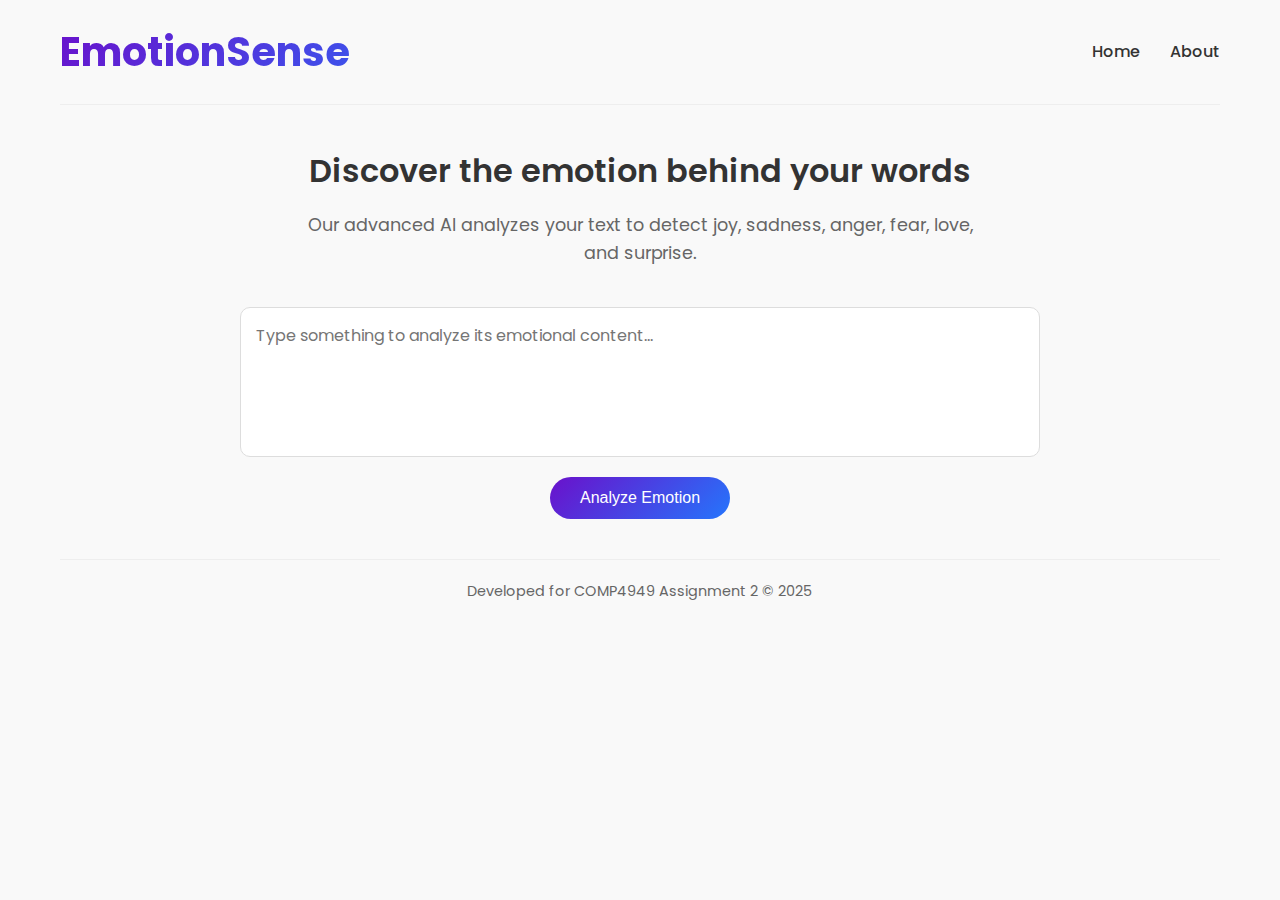
<file: frontend/index.html>
<!DOCTYPE html>
<html lang="en">

<head>
  <meta charset="UTF-8" />
  <meta name="viewport" content="width=device-width, initial-scale=1.0" />
  <title>EmotionSense - AI Emotion Detection</title>
  <link rel="stylesheet" href="https://cdnjs.cloudflare.com/ajax/libs/font-awesome/6.0.0-beta3/css/all.min.css" />
  <link rel="stylesheet" href="css/style.css">
</head>

<body>
  <div class="container">
    <header>
      <h1>EmotionSense <span class="subtitle">AI Emotion Detection</span></h1>
      <nav>
        <ul>
          <li><a href="index.html">Home</a></li>
          <li><a href="about.html">About</a></li>
        </ul>
      </nav>
    </header>

    <main>
      <section class="hero">
        <h2>Discover the emotion behind your words</h2>
        <p>
          Our advanced AI analyzes your text to detect joy, sadness, anger,
          fear, love, and surprise.
        </p>
      </section>

      <section class="input-section">
        <form id="emotion-form">
          <textarea id="text-input" placeholder="Type something to analyze its emotional content..."
            required></textarea>
          <button type="submit" id="analyze-btn">Analyze Emotion</button>
        </form>
      </section>

      <section class="result-section" id="result-container" style="display: none">
        <div class="loader" id="loader">
          <div class="emoji-loader">
            <span>😀</span>
            <span>😢</span>
            <span>😠</span>
            <span>😨</span>
            <span>❤️</span>
            <span>😲</span>
          </div>
          <p>Analyzing emotions...</p>
        </div>

        <div class="result" id="result" style="display: none">
          <div class="emotion-display">
            <div class="emoji" id="emotion-emoji">😀</div>
            <h3>Detected Emotion: <span id="emotion-text">Joy</span></h3>
          </div>

          <div class="confidence-bars">
            <h4>Confidence Levels:</h4>
            <div id="confidence-container"></div>
          </div>

          <p class="analyzed-text">"<span id="analyzed-text"></span>"</p>

          <!-- Side-by-side action buttons -->
          <div class="action-buttons">
            <button type="button" id="inspiration-btn" onclick="showMotivationalQuote()">
              <i class="fas fa-lightbulb"></i> Need Inspiration?
            </button>
            <button type="button" id="game-btn" onclick="startEmotionGame()">
              <i class="fas fa-gamepad"></i> Challenge Yourself
            </button>
          </div>
        </div>
      </section>

      <!-- Quote section is outside the result container but inside main -->
      <section class="quote-section" id="quote-container" style="display: none">
        <div class="quote-card">
          <p class="quote-text"></p>
          <p class="quote-author"></p>
          <button class="speak-button">
            <i class="fas fa-volume-up"></i> Listen
          </button>
        </div>
      </section>

      <!-- Game section -->
      <section class="game-section" id="game-container" style="display: none;">
        <div class="game-card">
          <h3>Emotion Master Challenge</h3>

          <div id="game-status">
            <div class="game-status">
              <div class="status-item">
                <div class="status-label">LEVEL</div>
                <div class="level-indicator">
                  <div class="level-text">
                    <span id="current-level">1</span>/<span id="total-levels">5</span>
                  </div>
                  <div class="level-progress">
                    <div class="level-progress-bar" id="level-progress-bar"></div>
                  </div>
                </div>
              </div>

              <div class="status-item">
                <div class="status-label">SCORE</div>
                <div class="status-value" id="current-score">0</div>
              </div>

              <div class="status-item">
                <div class="status-label">TIME</div>
                <div class="timer-container">
                  <div class="timer-icon"><i class="fas fa-hourglass-half"></i></div>
                  <div class="timer-value" id="timer-value">30</div>
                </div>
              </div>
            </div>
          </div>

          <div class="game-target">
            <div class="difficulty-badge">
              Difficulty: <span id="level-difficulty">Medium</span>
            </div>
            <p>Express this emotion:</p>
            <span id="target-emotion">joy</span>
            <p id="target-description">Select the sentence that best expresses pure happiness</p>
          </div>

          <!-- Multiple choice section -->
          <div id="sentence-options-container">
            <div class="sentence-options-instructions">
              <p>Select the sentence that best expresses this emotion:</p>
            </div>
            <div id="sentence-options" class="sentence-options">
              <!-- Sentence cards will be added here dynamically -->
            </div>
            <div class="game-submit-container">
              <button type="button" id="game-submit-btn" onclick="submitSentenceSelection()" disabled>Submit
                Selection</button>
            </div>
          </div>

          <div id="game-result" style="display: none;">
            <h4 class="level-complete" id="level-complete">Level Complete!</h4>

            <div class="score-display">
              <div class="score-circle" id="score-circle">85</div>
              <p id="game-feedback">Great choice! This perfectly expresses the emotion.</p>
            </div>

            <div class="selected-sentence">
              <p>Your selection:</p>
              <div class="selected-text-box">
                "<span id="selected-text">I won the lottery! This is the best day of my life!</span>"
              </div>
            </div>

            <div class="score-details">
              <div class="score-row">
                <div class="score-label">Emotion Score</div>
                <div class="score-value" id="score-circle-value">85</div>
              </div>
              <div class="score-row" id="bonus-container" style="opacity: 0; transform: translateY(20px);">
                <div class="score-label">Time Bonus</div>
                <div class="score-value" id="time-bonus">+15</div>
              </div>
              <div class="score-row" id="total-container" style="opacity: 0; transform: translateY(20px);">
                <div class="score-label">Total Points</div>
                <div class="score-value" id="total-points">100</div>
              </div>
            </div>

            <div class="action-button-container">
              <button type="button" id="next-level-btn" onclick="nextLevel()" style="display: none;">Next Level</button>
            </div>
          </div>

          <div id="final-results" style="display: none;">
            <div class="trophy-icon">
              <i class="fas fa-trophy"></i>
            </div>
            <h4 class="final-header">Challenge Complete!</h4>
            <p>You've completed all levels of the Emotion Master Challenge</p>

            <div class="final-score-display">
              <span id="final-score">425</span> points
            </div>

            <div class="rank-container">
              <p class="rank-title">Your Emotional Intelligence Rank:</p>
              <div class="player-rank rank-expert" id="player-rank">Emotion Expert</div>
            </div>

            <div class="emoji-feedback">
              Congratulations on mastering the art of emotional expression!
            </div>

            <button id="play-again-btn">Play Again</button>

            <div id="confetti-container" class="confetti-container"></div>
          </div>
        </div>
      </section>
    </main>

    <footer>
      <p>Developed for COMP4949 Assignment 2 &copy; 2025</p>
    </footer>
  </div>

  <script src="js/main.js"></script>
</body>

</html>
</file>
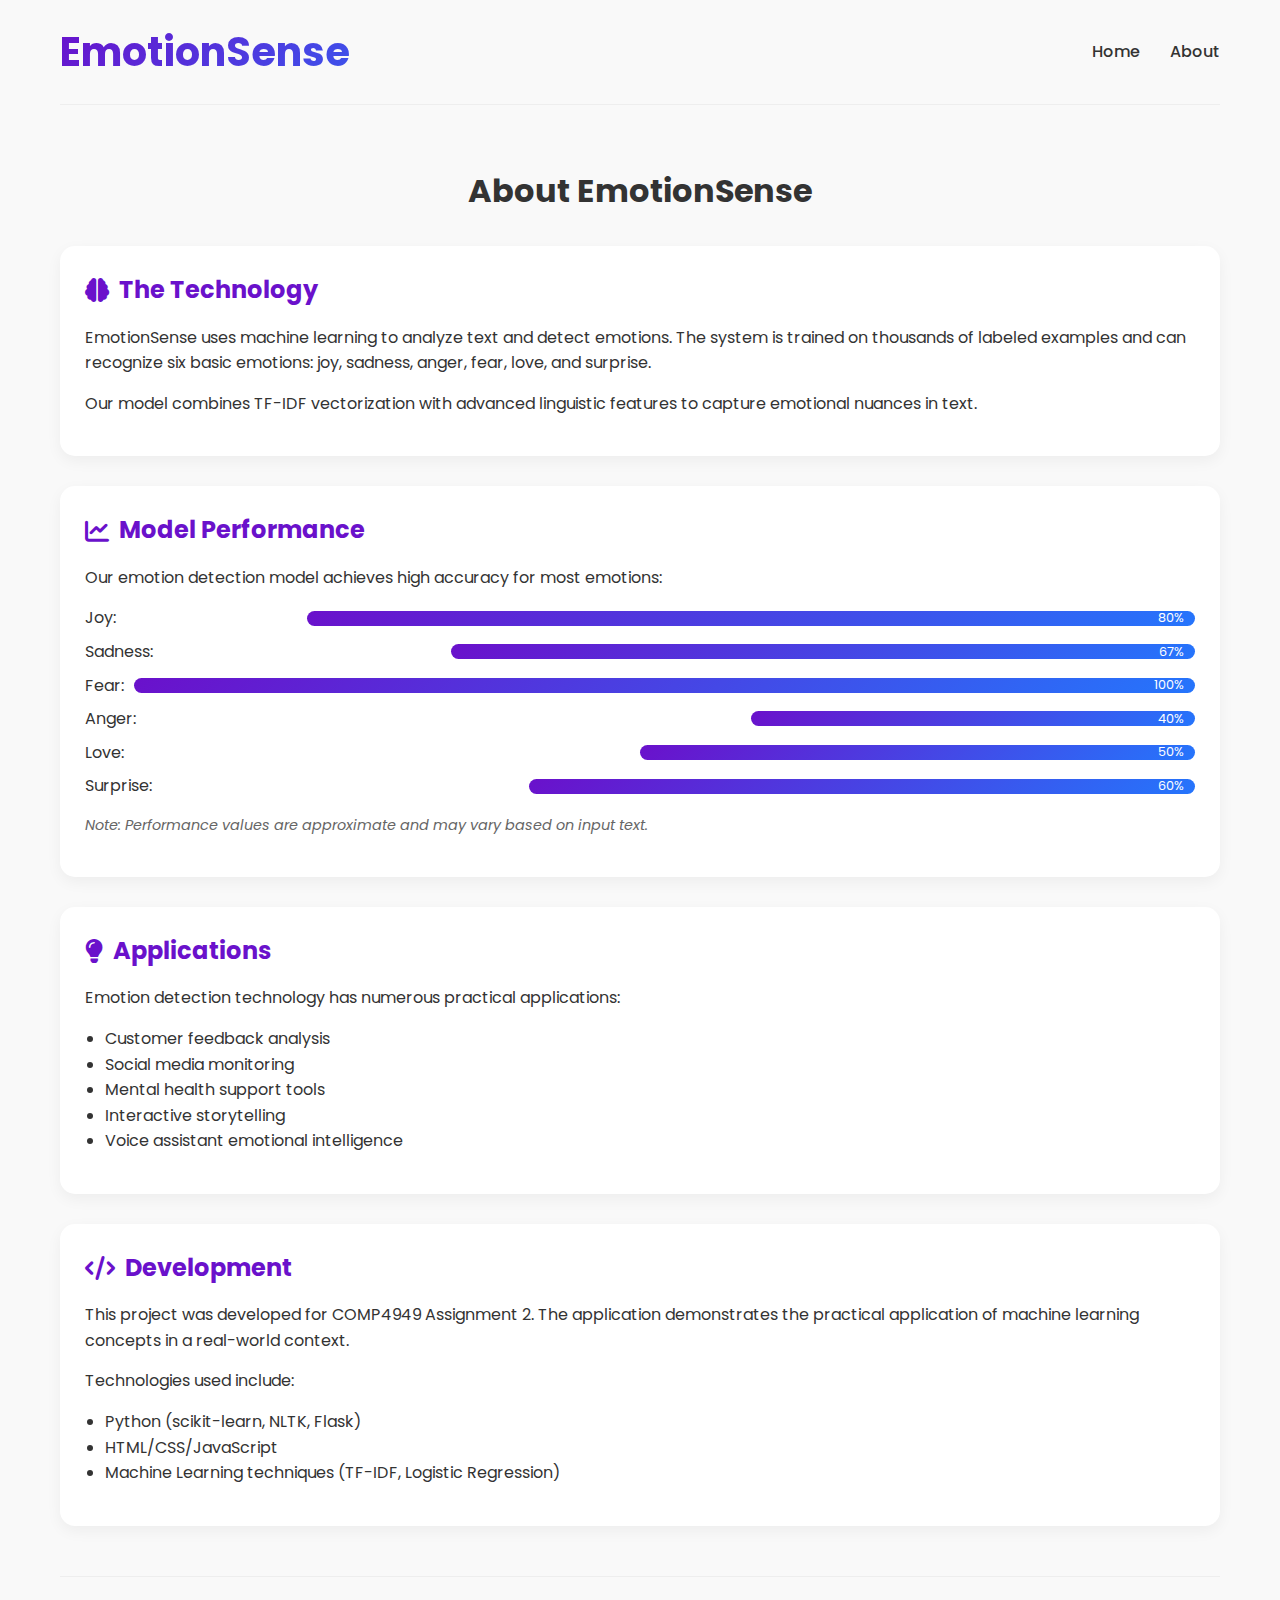
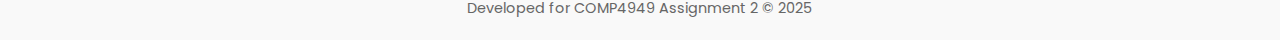
<file: frontend/about.html>
<!DOCTYPE html>
<html lang="en">
<head>
    <meta charset="UTF-8">
    <meta name="viewport" content="width=device-width, initial-scale=1.0">
    <title>About EmotionSense - AI Emotion Detection</title>
    <link rel="stylesheet" href="https://cdnjs.cloudflare.com/ajax/libs/font-awesome/6.0.0-beta3/css/all.min.css">
    <link rel="stylesheet" href="css/style.css">
</head>
<body>
    <div class="container">
        <header>
            <h1>EmotionSense <span class="subtitle">AI Emotion Detection</span></h1>
            <nav>
                <ul>
                    <li><a href="index.html">Home</a></li>
                    <li><a href="about.html">About</a></li>

                </ul>
            </nav>
        </header>

        <main>
            <section class="about-section">
                <h2>About EmotionSense</h2>
                
                <div class="about-card">
                    <h3><i class="fas fa-brain"></i> The Technology</h3>
                    <p>EmotionSense uses machine learning to analyze text and detect emotions. The system is trained on thousands of labeled examples and can recognize six basic emotions: joy, sadness, anger, fear, love, and surprise.</p>
                    <p>Our model combines TF-IDF vectorization with advanced linguistic features to capture emotional nuances in text.</p>
                </div>
                
                <div class="about-card">
                    <h3><i class="fas fa-chart-line"></i> Model Performance</h3>
                    <p>Our emotion detection model achieves high accuracy for most emotions:</p>
                    <ul class="performance-list">
                        <li>Joy: <span class="performance-bar" style="width: 80%;">80%</span></li>
                        <li>Sadness: <span class="performance-bar" style="width: 67%;">67%</span></li>
                        <li>Fear: <span class="performance-bar" style="width: 100%;">100%</span></li>
                        <li>Anger: <span class="performance-bar" style="width: 40%;">40%</span></li>
                        <li>Love: <span class="performance-bar" style="width: 50%;">50%</span></li>
                        <li>Surprise: <span class="performance-bar" style="width: 60%;">60%</span></li>
                    </ul>
                    <p class="note">Note: Performance values are approximate and may vary based on input text.</p>
                </div>
                
                <div class="about-card">
                    <h3><i class="fas fa-lightbulb"></i> Applications</h3>
                    <p>Emotion detection technology has numerous practical applications:</p>
                    <ul>
                        <li>Customer feedback analysis</li>
                        <li>Social media monitoring</li>
                        <li>Mental health support tools</li>
                        <li>Interactive storytelling</li>
                        <li>Voice assistant emotional intelligence</li>
                    </ul>
                </div>
                
                <div class="about-card">
                    <h3><i class="fas fa-code"></i> Development</h3>
                    <p>This project was developed for COMP4949 Assignment 2. The application demonstrates the practical application of machine learning concepts in a real-world context.</p>
                    <p>Technologies used include:</p>
                    <ul>
                        <li>Python (scikit-learn, NLTK, Flask)</li>
                        <li>HTML/CSS/JavaScript</li>
                        <li>Machine Learning techniques (TF-IDF, Logistic Regression)</li>
                    </ul>
                </div>
            </section>
        </main>

        <footer>
            <p>Developed for COMP4949 Assignment 2 &copy; 2025</p>
        </footer>
    </div>
</body>
</html>
</file>
<file: frontend/css/style.css>
@import url('https://fonts.googleapis.com/css2?family=Poppins:wght@300;400;500;600;700&display=swap');

:root {
    --primary-color: #6a11cb;
    --primary-gradient: linear-gradient(135deg, #6a11cb 0%, #2575fc 100%);
    --joy-color: #FFD700;
    --sadness-color: #1E90FF;
    --anger-color: #FF4500;
    --fear-color: #800080;
    --love-color: #FF69B4;
    --surprise-color: #00FFFF;
    --neutral-color: #CCCCCC;
    --background-color: #f9f9f9;
    --card-color: #ffffff;
    --text-color: #333333;
    --light-text: #666666;
}

* {
    margin: 0;
    padding: 0;
    box-sizing: border-box;
}

body {
    font-family: 'Poppins', sans-serif;
    background-color: var(--background-color);
    color: var(--text-color);
    line-height: 1.6;
}

.container {
    max-width: 1200px;
    margin: 0 auto;
    padding: 0 20px;
}

/* Header */
header {
    display: flex;
    justify-content: space-between;
    align-items: center;
    padding: 20px 0;
    margin-bottom: 40px;
    border-bottom: 1px solid #eee;
}

h1 {
    font-size: 2.5rem;
    font-weight: 700;
    background: var(--primary-gradient);
    -webkit-background-clip: text;
    background-clip: text;
    -webkit-text-fill-color: transparent;
}

.subtitle {
    font-size: 1rem;
    font-weight: 400;
    opacity: 0.8;
}

nav ul {
    display: flex;
    list-style: none;
}

nav ul li {
    margin-left: 30px;
}

nav ul li a {
    text-decoration: none;
    color: var(--text-color);
    font-weight: 500;
    transition: color 0.3s;
    position: relative;
}

nav ul li a:hover {
    color: var(--primary-color);
}

nav ul li a.active::after {
    content: '';
    position: absolute;
    bottom: -5px;
    left: 0;
    width: 100%;
    height: 3px;
    background: var(--primary-gradient);
    border-radius: 3px;
}

/* Hero Section */
.hero {
    text-align: center;
    margin-bottom: 40px;
}

.hero h2 {
    font-size: 2rem;
    margin-bottom: 15px;
    font-weight: 600;
}

.hero p {
    font-size: 1.1rem;
    color: var(--light-text);
    max-width: 700px;
    margin: 0 auto;
}

/* Input Section */
.input-section {
    margin-bottom: 40px;
}

#emotion-form {
    display: flex;
    flex-direction: column;
    align-items: center;
}

#text-input {
    width: 100%;
    max-width: 800px;
    height: 150px;
    padding: 15px;
    border: 1px solid #ddd;
    border-radius: 10px;
    resize: none;
    font-family: 'Poppins', sans-serif;
    font-size: 1rem;
    margin-bottom: 20px;
    transition: border-color 0.3s, box-shadow 0.3s;
}

#text-input:focus {
    outline: none;
    border-color: var(--primary-color);
    box-shadow: 0 0 0 2px rgba(106, 17, 203, 0.2);
}

#analyze-btn {
    background: var(--primary-gradient);
    color: white;
    border: none;
    border-radius: 30px;
    padding: 12px 30px;
    font-size: 1rem;
    font-weight: 500;
    cursor: pointer;
    transition: transform 0.3s, box-shadow 0.3s;
}

#analyze-btn:hover {
    transform: translateY(-2px);
    box-shadow: 0 5px 15px rgba(106, 17, 203, 0.4);
}

#analyze-btn:active {
    transform: translateY(0);
    box-shadow: 0 2px 5px rgba(106, 17, 203, 0.4);
}

/* Result Section */
.result-section {
    background-color: var(--card-color);
    border-radius: 15px;
    padding: 30px;
    box-shadow: 0 5px 20px rgba(0, 0, 0, 0.05);
    margin-bottom: 40px;
    min-height: 300px;
    display: flex;
    justify-content: center;
    align-items: center;
}

/* Loader */
.loader {
    text-align: center;
}

.emoji-loader {
    display: flex;
    justify-content: center;
    margin-bottom: 20px;
    height: 60px;
}

.emoji-loader span {
    font-size: 3rem;
    margin: 0 5px;
    animation: bounce 1s infinite alternate;
}

.emoji-loader span:nth-child(1) { animation-delay: 0s; }
.emoji-loader span:nth-child(2) { animation-delay: 0.1s; }
.emoji-loader span:nth-child(3) { animation-delay: 0.2s; }
.emoji-loader span:nth-child(4) { animation-delay: 0.3s; }
.emoji-loader span:nth-child(5) { animation-delay: 0.4s; }
.emoji-loader span:nth-child(6) { animation-delay: 0.5s; }

@keyframes bounce {
    from { transform: translateY(0); }
    to { transform: translateY(-20px); }
}

.loader p {
    color: var(--light-text);
    font-size: 1.1rem;
}

/* Result Display */
.result {
    width: 100%;
}

.emotion-display {
    display: flex;
    align-items: center;
    justify-content: center;
    margin-bottom: 30px;
}

.emoji {
    font-size: 5rem;
    margin-right: 20px;
    animation: pulse 2s infinite;
}

@keyframes pulse {
    0% { transform: scale(1); }
    50% { transform: scale(1.1); }
    100% { transform: scale(1); }
}

.emotion-display h3 {
    font-size: 1.8rem;
    font-weight: 600;
}

.confidence-bars {
    margin-bottom: 30px;
}

.confidence-bars h4 {
    margin-bottom: 15px;
    font-size: 1.2rem;
    text-align: center;
}

.confidence-bar-container {
    display: flex;
    align-items: center;
    margin-bottom: 10px;
}

.confidence-label {
    width: 100px;
    font-weight: 500;
}

.confidence-bar-wrapper {
    flex-grow: 1;
    background-color: #f0f0f0;
    height: 20px;
    border-radius: 10px;
    overflow: hidden;
}

.confidence-bar {
    height: 100%;
    border-radius: 10px;
    transition: width 1s ease-out;
}

.confidence-percentage {
    margin-left: 10px;
    font-weight: 500;
    width: 50px;
    text-align: right;
}

.analyzed-text {
    text-align: center;
    font-style: italic;
    color: var(--light-text);
    font-size: 1.1rem;
    padding: 0 20px;
    margin-top: 20px;
}

/* About Page */
.about-section {
    padding: 20px 0;
}

.about-section h2 {
    text-align: center;
    margin-bottom: 30px;
    font-size: 2rem;
}

.about-card {
    background-color: var(--card-color);
    border-radius: 15px;
    padding: 25px;
    margin-bottom: 30px;
    box-shadow: 0 5px 15px rgba(0, 0, 0, 0.05);
}

.about-card h3 {
    display: flex;
    align-items: center;
    margin-bottom: 15px;
    font-size: 1.5rem;
    color: var(--primary-color);
}

.about-card h3 i {
    margin-right: 10px;
}

.about-card p {
    margin-bottom: 15px;
}

.about-card ul {
    margin-left: 20px;
    margin-bottom: 15px;
}

.performance-list {
    list-style: none;
    margin-left: 0 !important;
}

.performance-list li {
    display: flex;
    align-items: center;
    margin-bottom: 8px;
    justify-content: space-between;
}

.performance-bar {
    background: var(--primary-gradient);
    height: 15px;
    border-radius: 7.5px;
    display: inline-block;
    margin-left: 10px;
    color: white;
    font-size: 0.8rem;
    display: flex;
    align-items: center;
    justify-content: flex-end;
    padding-right: 10px;
}

.note {
    font-size: 0.9rem;
    color: var(--light-text);
    font-style: italic;
}

/* Footer */
footer {
    text-align: center;
    padding: 20px 0;
    color: var(--light-text);
    font-size: 0.9rem;
    border-top: 1px solid #eee;
}

/* Responsive */
@media (max-width: 768px) {
    header {
        flex-direction: column;
    }
    
    nav ul {
        margin-top: 15px;
    }
    
    nav ul li {
        margin: 0 15px;
    }
    
    .emotion-display {
        flex-direction: column;
        text-align: center;
    }
    
    .emoji {
        margin-right: 0;
        margin-bottom: 15px;
    }
    
    .confidence-bar-container {
        flex-direction: column;
        align-items: flex-start;
    }
    
    .confidence-label {
        width: 100%;
        margin-bottom: 5px;
    }
    
    .confidence-percentage {
        margin-left: 0;
        margin-top: 5px;
        text-align: left;
    }
}

/* Add these styles to your style.css file */

.quote-section {
    margin: 40px 0;
    animation: fadeIn 0.5s ease-out;
}

.quote-card {
    background-color: white;
    border-radius: 15px;
    padding: 30px;
    box-shadow: 0 10px 30px rgba(0, 0, 0, 0.1);
    text-align: center;
    max-width: 800px;
    margin: 0 auto;
    position: relative;
    border-left: 5px solid var(--primary-color);
}

.quote-text {
    font-size: 1.4rem;
    font-style: italic;
    line-height: 1.6;
    margin-bottom: 20px;
    color: #333;
}

.quote-author {
    font-weight: 600;
    color: var(--primary-color);
    margin-bottom: 20px;
}

.speak-button {
    background: var(--primary-gradient);
    color: white;
    border: none;
    border-radius: 30px;
    padding: 8px 20px;
    font-size: 0.9rem;
    cursor: pointer;
    transition: transform 0.3s, box-shadow 0.3s;
}

.speak-button:hover {
    transform: translateY(-2px);
    box-shadow: 0 5px 15px rgba(106, 17, 203, 0.4);
}

.quote-button-container {
    text-align: center;
    margin-top: 20px;
}

#inspiration-btn {
    background: transparent;
    color: var(--primary-color);
    border: 2px solid var(--primary-color);
    border-radius: 30px;
    padding: 10px 25px;
    font-size: 1rem;
    cursor: pointer;
    transition: all 0.3s ease;
}

#inspiration-btn:hover {
    background: var(--primary-gradient);
    color: white;
    transform: translateY(-2px);
}

@keyframes fadeIn {
    from { opacity: 0; transform: translateY(20px); }
    to { opacity: 1; transform: translateY(0); }
}

/* Add these styles to your style.css file for the game feature */

.game-section {
    margin: 40px 0;
    animation: fadeIn 0.5s ease-out;
}

.game-card {
    background-color: white;
    border-radius: 15px;
    padding: 30px;
    box-shadow: 0 10px 30px rgba(0, 0, 0, 0.1);
    text-align: center;
    max-width: 800px;
    margin: 0 auto;
}

.game-card h3 {
    font-size: 1.8rem;
    margin-bottom: 15px;
    color: var(--primary-color);
}

.game-card p {
    color: var(--light-text);
    margin-bottom: 25px;
}

.game-target {
    background: var(--primary-gradient);
    color: white;
    padding: 15px;
    border-radius: 10px;
    margin-bottom: 25px;
    font-size: 1.2rem;
}

#target-emotion {
    font-weight: 700;
    font-size: 1.4rem;
    display: block;
    margin-top: 5px;
}

#game-input {
    width: 100%;
    height: 120px;
    padding: 15px;
    border: 1px solid #ddd;
    border-radius: 10px;
    resize: none;
    font-family: 'Poppins', sans-serif;
    font-size: 1rem;
    margin-bottom: 20px;
}

#game-input:focus {
    outline: none;
    border-color: var(--primary-color);
    box-shadow: 0 0 0 2px rgba(106, 17, 203, 0.2);
}

#game-submit-btn {
    background: var(--primary-gradient);
    color: white;
    border: none;
    border-radius: 30px;
    padding: 12px 30px;
    font-size: 1rem;
    font-weight: 500;
    cursor: pointer;
    transition: transform 0.3s, box-shadow 0.3s;
}

#game-submit-btn:hover {
    transform: translateY(-2px);
    box-shadow: 0 5px 15px rgba(106, 17, 203, 0.4);
}

#game-result {
    margin-top: 30px;
    padding-top: 20px;
    border-top: 1px solid #eee;
}

#game-result h4 {
    font-size: 1.3rem;
    margin-bottom: 20px;
    color: var(--primary-color);
}

.score-display {
    display: flex;
    flex-direction: column;
    align-items: center;
    margin-bottom: 25px;
}

.score-circle {
    width: 100px;
    height: 100px;
    border-radius: 50%;
    background-color: #4CAF50;
    color: white;
    display: flex;
    align-items: center;
    justify-content: center;
    font-size: 2rem;
    font-weight: 700;
    margin-bottom: 15px;
    box-shadow: 0 5px 15px rgba(0, 0, 0, 0.1);
    transition: all 0.5s ease;
}

#game-feedback {
    font-size: 1.1rem;
    color: var(--text-color);
    max-width: 400px;
}

#play-again-btn {
    background: transparent;
    color: var(--primary-color);
    border: 2px solid var(--primary-color);
    border-radius: 30px;
    padding: 10px 25px;
    font-size: 1rem;
    cursor: pointer;
    transition: all 0.3s ease;
}

#play-again-btn:hover {
    background: var(--primary-gradient);
    color: white;
}

.game-button-container {
    text-align: center;
    margin: 40px 0;
}

#game-btn {
    background: var(--primary-gradient);
    color: white;
    border: none;
    border-radius: 30px;
    padding: 12px 30px;
    font-size: 1rem;
    font-weight: 500;
    cursor: pointer;
    transition: transform 0.3s, box-shadow 0.3s;
}

#game-btn:hover {
    transform: translateY(-2px);
    box-shadow: 0 5px 15px rgba(106, 17, 203, 0.4);
}

#game-btn:active {
    transform: translateY(0);
    box-shadow: 0 2px 5px rgba(106, 17, 203, 0.4);
}

/* Tabbed interface for a more professional layout */
.tabs-container {
    border-radius: 15px;
    overflow: hidden;
    margin-bottom: 40px;
    box-shadow: 0 5px 20px rgba(0, 0, 0, 0.05);
    background-color: var(--card-color);
  }
  
  .tabs-header {
    display: flex;
    background: var(--primary-gradient);
    padding: 10px;
  }
  
  .tab-button {
    flex: 1;
    background: transparent;
    color: white;
    border: none;
    padding: 12px;
    font-family: 'Poppins', sans-serif;
    font-weight: 500;
    cursor: pointer;
    border-radius: 8px;
    transition: all 0.3s ease;
    margin: 0 5px;
    font-size: 1rem;
  }
  
  .tab-button:hover {
    background: rgba(255, 255, 255, 0.1);
    transform: translateY(-2px);
  }
  
  .tab-button.active {
    background: rgba(255, 255, 255, 0.2);
    box-shadow: 0 3px 10px rgba(0, 0, 0, 0.1);
  }
  
  .tab-content {
    display: none;
    background: white;
  }
  
  .tab-content.active {
    display: block;
  }
  
  /* Side-by-side action buttons */
  .action-buttons {
    display: flex;
    justify-content: center;
    gap: 20px;
    margin-top: 30px;
  }
  
  /* Make the buttons match */
  #inspiration-btn, #game-btn {
    background: transparent;
    color: var(--primary-color);
    border: 2px solid var(--primary-color);
    border-radius: 30px;
    padding: 10px 25px;
    font-size: 1rem;
    cursor: pointer;
    transition: all 0.3s ease;
    display: flex;
    align-items: center;
    justify-content: center;
  }
  
  #inspiration-btn:hover, #game-btn:hover {
    background: var(--primary-gradient);
    color: white;
    transform: translateY(-2px);
    box-shadow: 0 5px 15px rgba(106, 17, 203, 0.4);
  }
  
  #inspiration-btn i, #game-btn i {
    margin-right: 8px;
  }
  
  /* Smooth transitions for all interactive elements */
  .tab-button, #analyze-btn, #inspiration-btn, #game-btn, 
  #game-submit-btn, #play-again-btn, .speak-button {
    transition: all 0.3s ease;
  }
  
  /* Consistent shadow effects on hover */
  #analyze-btn:hover, #game-submit-btn:hover, .speak-button:hover {
    transform: translateY(-2px);
    box-shadow: 0 5px 15px rgba(106, 17, 203, 0.4);
  }

  /* Enhanced game styling */
.game-card {
    position: relative;
    overflow: hidden;
    transition: all 0.5s ease;
  }
  
  .game-card h3 {
    font-size: 2rem;
    margin-bottom: 10px;
    background: var(--primary-gradient);
    -webkit-background-clip: text;
    background-clip: text;
    -webkit-text-fill-color: transparent;
  }
  
  .game-status {
    display: flex;
    justify-content: space-between;
    background: rgba(0, 0, 0, 0.05);
    border-radius: 10px;
    padding: 15px;
    margin-bottom: 20px;
  }
  
  .status-item {
    text-align: center;
    flex: 1;
  }
  
  .status-label {
    font-size: 0.9rem;
    color: var(--light-text);
    margin-bottom: 5px;
  }
  
  .status-value {
    font-size: 1.2rem;
    font-weight: 600;
  }
  
  .level-indicator {
    display: flex;
    align-items: center;
  }
  
  .level-text {
    margin-right: 10px;
  }
  
  .level-progress {
    flex: 1;
    height: 10px;
    background: #e0e0e0;
    border-radius: 5px;
    overflow: hidden;
  }
  
  .level-progress-bar {
    height: 100%;
    background: var(--primary-gradient);
    width: 0%;
    transition: width 0.5s ease;
    border-radius: 5px;
  }
  
  .timer-container {
    display: flex;
    align-items: center;
  }
  
  .timer-icon {
    margin-right: 8px;
    font-size: 1.3rem;
  }
  
  .timer-value {
    font-weight: 700;
    transition: color 0.3s ease;
  }
  
  .timer-countdown.urgent {
    animation: pulse 1s infinite;
  }
  
  .game-target {
    background: var(--primary-gradient);
    color: white;
    padding: 20px;
    border-radius: 10px;
    margin-bottom: 25px;
    font-size: 1.2rem;
    position: relative;
    overflow: hidden;
    box-shadow: 0 5px 15px rgba(106, 17, 203, 0.3);
  }
  
  .game-target::before {
    content: '';
    position: absolute;
    top: 0;
    left: 0;
    right: 0;
    bottom: 0;
    background: linear-gradient(45deg, rgba(255,255,255,0.2) 25%, transparent 25%, transparent 50%, rgba(255,255,255,0.2) 50%, rgba(255,255,255,0.2) 75%, transparent 75%, transparent);
    background-size: 25px 25px;
    animation: moveStripes 30s linear infinite;
    opacity: 0.3;
  }
  
  @keyframes moveStripes {
    0% { background-position: 0 0; }
    100% { background-position: 50px 50px; }
  }
  
  #target-emotion {
    font-weight: 700;
    font-size: 2rem;
    display: block;
    margin: 10px 0;
    text-transform: uppercase;
    letter-spacing: 1px;
    text-shadow: 0 2px 5px rgba(0, 0, 0, 0.3);
  }
  
  #target-description {
    opacity: 0.8;
    font-style: italic;
  }
  
  .difficulty-badge {
    position: absolute;
    top: 10px;
    right: 10px;
    background: rgba(0, 0, 0, 0.2);
    padding: 5px 10px;
    border-radius: 20px;
    font-size: 0.8rem;
    font-weight: 600;
  }
  
  #game-input {
    width: 100%;
    height: 120px;
    padding: 15px;
    border: 1px solid #ddd;
    border-radius: 10px;
    resize: none;
    font-family: 'Poppins', sans-serif;
    font-size: 1rem;
    margin-bottom: 20px;
    transition: all 0.3s ease;
    background-image: url('data:image/svg+xml;utf8,<svg xmlns="http://www.w3.org/2000/svg" width="20" height="20" viewBox="0 0 24 24" fill="none" stroke="%23ddd" stroke-width="2" stroke-linecap="round" stroke-linejoin="round"><path d="M14 2H6a2 2 0 0 0-2 2v16a2 2 0 0 0 2 2h12a2 2 0 0 0 2-2V8z"></path><polyline points="14 2 14 8 20 8"></polyline><line x1="16" y1="13" x2="8" y2="13"></line><line x1="16" y1="17" x2="8" y2="17"></line><polyline points="10 9 9 9 8 9"></polyline></svg>');
    background-position: 15px 15px;
    background-repeat: no-repeat;
    background-size: 20px;
    padding-left: 45px;
  }
  
  #game-input:focus {
    outline: none;
    border-color: var(--primary-color);
    box-shadow: 0 0 0 3px rgba(106, 17, 203, 0.2);
    background-image: url('data:image/svg+xml;utf8,<svg xmlns="http://www.w3.org/2000/svg" width="20" height="20" viewBox="0 0 24 24" fill="none" stroke="%236a11cb" stroke-width="2" stroke-linecap="round" stroke-linejoin="round"><path d="M14 2H6a2 2 0 0 0-2 2v16a2 2 0 0 0 2 2h12a2 2 0 0 0 2-2V8z"></path><polyline points="14 2 14 8 20 8"></polyline><line x1="16" y1="13" x2="8" y2="13"></line><line x1="16" y1="17" x2="8" y2="17"></line><polyline points="10 9 9 9 8 9"></polyline></svg>');
  }
  
  #game-submit-btn {
    background: var(--primary-gradient);
    color: white;
    border: none;
    border-radius: 30px;
    padding: 12px 30px;
    font-size: 1rem;
    font-weight: 500;
    cursor: pointer;
    transition: all 0.3s ease;
    box-shadow: 0 3px 10px rgba(106, 17, 203, 0.3);
    display: flex;
    align-items: center;
    justify-content: center;
    margin: 0 auto;
  }
  
  #game-submit-btn::before {
    content: '\f1d8';
    font-family: 'Font Awesome 5 Free';
    font-weight: 900;
    margin-right: 8px;
  }
  
  #game-submit-btn:hover {
    transform: translateY(-3px);
    box-shadow: 0 6px 15px rgba(106, 17, 203, 0.4);
  }
  
  #game-submit-btn:active {
    transform: translateY(-1px);
  }
  
  #game-result {
    margin-top: 30px;
    padding: 25px;
    border-radius: 15px;
    background: #f9f9f9;
    box-shadow: 0 5px 15px rgba(0, 0, 0, 0.1);
    animation: slideUp 0.5s ease-out;
  }
  
  @keyframes slideUp {
    from { transform: translateY(30px); opacity: 0; }
    to { transform: translateY(0); opacity: 1; }
  }
  
  #game-result h4 {
    font-size: 1.5rem;
    margin-bottom: 25px;
    color: var(--primary-color);
    text-align: center;
  }
  
  .level-complete {
    font-size: 2rem;
    font-weight: 700;
    text-align: center;
    margin-bottom: 20px;
    background: var(--primary-gradient);
    -webkit-background-clip: text;
    background-clip: text;
    -webkit-text-fill-color: transparent;
    animation: pulse 2s infinite;
  }
  
  @keyframes pulse {
    0% { transform: scale(1); }
    50% { transform: scale(1.05); }
    100% { transform: scale(1); }
  }
  
  .score-display {
    display: flex;
    flex-direction: column;
    align-items: center;
    margin-bottom: 30px;
  }
  
  .score-circle {
    width: 100px;
    height: 100px;
    border-radius: 50%;
    color: white;
    display: flex;
    align-items: center;
    justify-content: center;
    font-size: 2.5rem;
    font-weight: 700;
    margin-bottom: 15px;
    box-shadow: 0 5px 15px rgba(0, 0, 0, 0.2);
    position: relative;
    overflow: hidden;
  }
  
  .score-circle::after {
    content: '';
    position: absolute;
    top: -50%;
    left: -50%;
    width: 200%;
    height: 200%;
    background: linear-gradient(transparent, rgba(255, 255, 255, 0.3), transparent);
    transform: rotate(45deg);
    animation: shine 2s ease-in-out infinite;
  }
  
  @keyframes shine {
    0% { transform: translateX(-100%) rotate(45deg); }
    100% { transform: translateX(100%) rotate(45deg); }
  }
  
  .score-details {
    display: flex;
    flex-direction: column;
    width: 100%;
    max-width: 300px;
    margin: 0 auto;
    background: white;
    border-radius: 10px;
    overflow: hidden;
    box-shadow: 0 3px 10px rgba(0, 0, 0, 0.1);
  }
  
  .score-row {
    display: flex;
    justify-content: space-between;
    padding: 15px;
    border-bottom: 1px solid #eee;
  }
  
  .score-row:last-child {
    border-bottom: none;
    background: rgba(106, 17, 203, 0.1);
    font-weight: 700;
  }
  
  .score-label {
    color: var(--light-text);
  }
  
  .score-value {
    font-weight: 600;
  }
  
  #bonus-container, #total-container {
    opacity: 0;
    transform: translateY(20px);
    transition: all 0.5s ease;
  }
  
  #time-bonus {
    color: #4CAF50;
  }
  
  #game-feedback {
    font-size: 1.1rem;
    color: var(--text-color);
    text-align: center;
    max-width: 400px;
    margin: 0 auto 20px;
  }
  
  .action-button-container {
    display: flex;
    justify-content: center;
    gap: 15px;
    margin-top: 25px;
  }
  
  #next-level-btn {
    background: var(--primary-gradient);
    color: white;
    border: none;
    border-radius: 30px;
    padding: 12px 30px;
    font-size: 1rem;
    font-weight: 500;
    cursor: pointer;
    transition: all 0.3s ease;
    box-shadow: 0 3px 10px rgba(106, 17, 203, 0.3);
    display: none;
  }
  
  #next-level-btn:hover {
    transform: translateY(-3px);
    box-shadow: 0 6px 15px rgba(106, 17, 203, 0.4);
  }
  
  #play-again-btn {
    background: transparent;
    color: var(--primary-color);
    border: 2px solid var(--primary-color);
    border-radius: 30px;
    padding: 10px 25px;
    font-size: 1rem;
    cursor: pointer;
    transition: all 0.3s ease;
  }
  
  #play-again-btn:hover {
    background: var(--primary-gradient);
    color: white;
    transform: translateY(-2px);
  }
  
  /* Final results styling */
  #final-results {
    padding: 30px;
    text-align: center;
    display: none;
  }
  
  .final-header {
    font-size: 2.5rem;
    font-weight: 700;
    margin-bottom: 20px;
    background: var(--primary-gradient);
    -webkit-background-clip: text;
    background-clip: text;
    -webkit-text-fill-color: transparent;
  }
  
  .trophy-icon {
    font-size: 5rem;
    color: #FFD700;
    margin-bottom: 20px;
    animation: bounce 2s infinite;
  }
  
  @keyframes bounce {
    0%, 20%, 50%, 80%, 100% { transform: translateY(0); }
    40% { transform: translateY(-20px); }
    60% { transform: translateY(-10px); }
  }
  
  .final-score-display {
    font-size: 3rem;
    font-weight: 700;
    margin: 20px 0;
    color: var(--primary-color);
  }
  
  .rank-container {
    margin: 25px 0;
  }
  
  .rank-title {
    font-size: 1.2rem;
    color: var(--light-text);
    margin-bottom: 10px;
  }
  
  .player-rank {
    display: inline-block;
    padding: 10px 30px;
    border-radius: 30px;
    font-size: 1.5rem;
    font-weight: 700;
    margin-bottom: 30px;
  }
  
  .rank-novice {
    background: linear-gradient(135deg, #90CAF9 0%, #42A5F5 100%);
    color: white;
  }
  
  .rank-adept {
    background: linear-gradient(135deg, #81C784 0%, #43A047 100%);
    color: white;
  }
  
  .rank-expert {
    background: linear-gradient(135deg, #FFD54F 0%, #FFA000 100%);
    color: white;
  }
  
  .rank-master {
    background: linear-gradient(135deg, #E57373 0%, #D32F2F 100%);
    color: white;
    box-shadow: 0 5px 15px rgba(211, 47, 47, 0.4);
  }
  
  .emoji-feedback {
    font-size: 1.2rem;
    margin-bottom: 30px;
  }
  
  /* Confetti effect */
  .confetti-container {
    position: absolute;
    top: 0;
    left: 0;
    width: 100%;
    height: 100%;
    pointer-events: none;
    z-index: 10;
  }
  
  .confetti {
    position: absolute;
    width: 10px;
    height: 10px;
    background-color: #f00;
    border-radius: 50%;
    animation: confetti-fall 4s ease-in-out infinite;
  }
  
  @keyframes confetti-fall {
    0% { transform: translateY(-100%) rotate(0deg); }
    100% { transform: translateY(100vh) rotate(360deg); }
  }

  /* Enhanced game styling */
.game-card {
    position: relative;
    overflow: hidden;
    transition: all 0.5s ease;
  }
  
  .game-card h3 {
    font-size: 2rem;
    margin-bottom: 10px;
    background: var(--primary-gradient);
    -webkit-background-clip: text;
    background-clip: text;
    -webkit-text-fill-color: transparent;
  }
  
  .game-status {
    display: flex;
    justify-content: space-between;
    background: rgba(0, 0, 0, 0.05);
    border-radius: 10px;
    padding: 15px;
    margin-bottom: 20px;
  }
  
  .status-item {
    text-align: center;
    flex: 1;
  }
  
  .status-label {
    font-size: 0.9rem;
    color: var(--light-text);
    margin-bottom: 5px;
  }
  
  .status-value {
    font-size: 1.2rem;
    font-weight: 600;
  }
  
  .level-indicator {
    display: flex;
    align-items: center;
  }
  
  .level-text {
    margin-right: 10px;
  }
  
  .level-progress {
    flex: 1;
    height: 10px;
    background: #e0e0e0;
    border-radius: 5px;
    overflow: hidden;
  }
  
  .level-progress-bar {
    height: 100%;
    background: var(--primary-gradient);
    width: 0%;
    transition: width 0.5s ease;
    border-radius: 5px;
  }
  
  .timer-container {
    display: flex;
    align-items: center;
  }
  
  .timer-icon {
    margin-right: 8px;
    font-size: 1.3rem;
  }
  
  .timer-value {
    font-weight: 700;
    transition: color 0.3s ease;
  }
  
  .timer-countdown.urgent {
    animation: pulse 1s infinite;
  }
  
  .game-target {
    background: var(--primary-gradient);
    color: white;
    padding: 20px;
    border-radius: 10px;
    margin-bottom: 25px;
    font-size: 1.2rem;
    position: relative;
    overflow: hidden;
    box-shadow: 0 5px 15px rgba(106, 17, 203, 0.3);
  }
  
  .game-target::before {
    content: '';
    position: absolute;
    top: 0;
    left: 0;
    right: 0;
    bottom: 0;
    background: linear-gradient(45deg, rgba(255,255,255,0.2) 25%, transparent 25%, transparent 50%, rgba(255,255,255,0.2) 50%, rgba(255,255,255,0.2) 75%, transparent 75%, transparent);
    background-size: 25px 25px;
    animation: moveStripes 30s linear infinite;
    opacity: 0.3;
  }
  
  @keyframes moveStripes {
    0% { background-position: 0 0; }
    100% { background-position: 50px 50px; }
  }
  
  #target-emotion {
    font-weight: 700;
    font-size: 2rem;
    display: block;
    margin: 10px 0;
    text-transform: uppercase;
    letter-spacing: 1px;
    text-shadow: 0 2px 5px rgba(0, 0, 0, 0.3);
  }
  
  #target-description {
    opacity: 0.8;
    font-style: italic;
  }
  
  .difficulty-badge {
    position: absolute;
    top: 10px;
    right: 10px;
    background: rgba(0, 0, 0, 0.2);
    padding: 5px 10px;
    border-radius: 20px;
    font-size: 0.8rem;
    font-weight: 600;
  }
  
  #game-input {
    width: 100%;
    height: 120px;
    padding: 15px;
    border: 1px solid #ddd;
    border-radius: 10px;
    resize: none;
    font-family: 'Poppins', sans-serif;
    font-size: 1rem;
    margin-bottom: 20px;
    transition: all 0.3s ease;
    background-image: url('data:image/svg+xml;utf8,<svg xmlns="http://www.w3.org/2000/svg" width="20" height="20" viewBox="0 0 24 24" fill="none" stroke="%23ddd" stroke-width="2" stroke-linecap="round" stroke-linejoin="round"><path d="M14 2H6a2 2 0 0 0-2 2v16a2 2 0 0 0 2 2h12a2 2 0 0 0 2-2V8z"></path><polyline points="14 2 14 8 20 8"></polyline><line x1="16" y1="13" x2="8" y2="13"></line><line x1="16" y1="17" x2="8" y2="17"></line><polyline points="10 9 9 9 8 9"></polyline></svg>');
    background-position: 15px 15px;
    background-repeat: no-repeat;
    background-size: 20px;
    padding-left: 45px;
  }
  
  #game-input:focus {
    outline: none;
    border-color: var(--primary-color);
    box-shadow: 0 0 0 3px rgba(106, 17, 203, 0.2);
    background-image: url('data:image/svg+xml;utf8,<svg xmlns="http://www.w3.org/2000/svg" width="20" height="20" viewBox="0 0 24 24" fill="none" stroke="%236a11cb" stroke-width="2" stroke-linecap="round" stroke-linejoin="round"><path d="M14 2H6a2 2 0 0 0-2 2v16a2 2 0 0 0 2 2h12a2 2 0 0 0 2-2V8z"></path><polyline points="14 2 14 8 20 8"></polyline><line x1="16" y1="13" x2="8" y2="13"></line><line x1="16" y1="17" x2="8" y2="17"></line><polyline points="10 9 9 9 8 9"></polyline></svg>');
  }
  
  #game-submit-btn {
    background: var(--primary-gradient);
    color: white;
    border: none;
    border-radius: 30px;
    padding: 12px 30px;
    font-size: 1rem;
    font-weight: 500;
    cursor: pointer;
    transition: all 0.3s ease;
    box-shadow: 0 3px 10px rgba(106, 17, 203, 0.3);
    display: flex;
    align-items: center;
    justify-content: center;
    margin: 0 auto;
  }
  
  #game-submit-btn::before {
    content: '\f1d8';
    font-family: 'Font Awesome 5 Free';
    font-weight: 900;
    margin-right: 8px;
  }
  
  #game-submit-btn:hover {
    transform: translateY(-3px);
    box-shadow: 0 6px 15px rgba(106, 17, 203, 0.4);
  }
  
  #game-submit-btn:active {
    transform: translateY(-1px);
  }
  
  #game-result {
    margin-top: 30px;
    padding: 25px;
    border-radius: 15px;
    background: #f9f9f9;
    box-shadow: 0 5px 15px rgba(0, 0, 0, 0.1);
    animation: slideUp 0.5s ease-out;
  }
  
  @keyframes slideUp {
    from { transform: translateY(30px); opacity: 0; }
    to { transform: translateY(0); opacity: 1; }
  }
  
  #game-result h4 {
    font-size: 1.5rem;
    margin-bottom: 25px;
    color: var(--primary-color);
    text-align: center;
  }
  
  .level-complete {
    font-size: 2rem;
    font-weight: 700;
    text-align: center;
    margin-bottom: 20px;
    background: var(--primary-gradient);
    -webkit-background-clip: text;
    background-clip: text;
    -webkit-text-fill-color: transparent;
    animation: pulse 2s infinite;
  }
  
  @keyframes pulse {
    0% { transform: scale(1); }
    50% { transform: scale(1.05); }
    100% { transform: scale(1); }
  }
  
  .score-display {
    display: flex;
    flex-direction: column;
    align-items: center;
    margin-bottom: 30px;
  }
  
  .score-circle {
    width: 100px;
    height: 100px;
    border-radius: 50%;
    color: white;
    display: flex;
    align-items: center;
    justify-content: center;
    font-size: 2.5rem;
    font-weight: 700;
    margin-bottom: 15px;
    box-shadow: 0 5px 15px rgba(0, 0, 0, 0.2);
    position: relative;
    overflow: hidden;
  }
  
  .score-circle::after {
    content: '';
    position: absolute;
    top: -50%;
    left: -50%;
    width: 200%;
    height: 200%;
    background: linear-gradient(transparent, rgba(255, 255, 255, 0.3), transparent);
    transform: rotate(45deg);
    animation: shine 2s ease-in-out infinite;
  }
  
  @keyframes shine {
    0% { transform: translateX(-100%) rotate(45deg); }
    100% { transform: translateX(100%) rotate(45deg); }
  }
  
  .score-details {
    display: flex;
    flex-direction: column;
    width: 100%;
    max-width: 300px;
    margin: 0 auto;
    background: white;
    border-radius: 10px;
    overflow: hidden;
    box-shadow: 0 3px 10px rgba(0, 0, 0, 0.1);
  }
  
  .score-row {
    display: flex;
    justify-content: space-between;
    padding: 15px;
    border-bottom: 1px solid #eee;
  }
  
  .score-row:last-child {
    border-bottom: none;
    background: rgba(106, 17, 203, 0.1);
    font-weight: 700;
  }
  
  .score-label {
    color: var(--light-text);
  }
  
  .score-value {
    font-weight: 600;
  }
  
  #bonus-container, #total-container {
    opacity: 0;
    transform: translateY(20px);
    transition: all 0.5s ease;
  }
  
  #time-bonus {
    color: #4CAF50;
  }
  
  #game-feedback {
    font-size: 1.1rem;
    color: var(--text-color);
    text-align: center;
    max-width: 400px;
    margin: 0 auto 20px;
  }
  
  .action-button-container {
    display: flex;
    justify-content: center;
    gap: 15px;
    margin-top: 25px;
  }
  
  #next-level-btn {
    background: var(--primary-gradient);
    color: white;
    border: none;
    border-radius: 30px;
    padding: 12px 30px;
    font-size: 1rem;
    font-weight: 500;
    cursor: pointer;
    transition: all 0.3s ease;
    box-shadow: 0 3px 10px rgba(106, 17, 203, 0.3);
    display: none;
  }
  
  #next-level-btn:hover {
    transform: translateY(-3px);
    box-shadow: 0 6px 15px rgba(106, 17, 203, 0.4);
  }
  
  #play-again-btn {
    background: transparent;
    color: var(--primary-color);
    border: 2px solid var(--primary-color);
    border-radius: 30px;
    padding: 10px 25px;
    font-size: 1rem;
    cursor: pointer;
    transition: all 0.3s ease;
  }
  
  #play-again-btn:hover {
    background: var(--primary-gradient);
    color: white;
    transform: translateY(-2px);
  }
  
  /* Final results styling */
  #final-results {
    padding: 30px;
    text-align: center;
    display: none;
  }
  
  .final-header {
    font-size: 2.5rem;
    font-weight: 700;
    margin-bottom: 20px;
    background: var(--primary-gradient);
    -webkit-background-clip: text;
    background-clip: text;
    -webkit-text-fill-color: transparent;
  }
  
  .trophy-icon {
    font-size: 5rem;
    color: #FFD700;
    margin-bottom: 20px;
    animation: bounce 2s infinite;
  }
  
  @keyframes bounce {
    0%, 20%, 50%, 80%, 100% { transform: translateY(0); }
    40% { transform: translateY(-20px); }
    60% { transform: translateY(-10px); }
  }
  
  .final-score-display {
    font-size: 3rem;
    font-weight: 700;
    margin: 20px 0;
    color: var(--primary-color);
  }
  
  .rank-container {
    margin: 25px 0;
  }
  
  .rank-title {
    font-size: 1.2rem;
    color: var(--light-text);
    margin-bottom: 10px;
  }
  
  .player-rank {
    display: inline-block;
    padding: 10px 30px;
    border-radius: 30px;
    font-size: 1.5rem;
    font-weight: 700;
    margin-bottom: 30px;
  }
  
  .rank-novice {
    background: linear-gradient(135deg, #90CAF9 0%, #42A5F5 100%);
    color: white;
  }
  
  .rank-adept {
    background: linear-gradient(135deg, #81C784 0%, #43A047 100%);
    color: white;
  }
  
  .rank-expert {
    background: linear-gradient(135deg, #FFD54F 0%, #FFA000 100%);
    color: white;
  }
  
  .rank-master {
    background: linear-gradient(135deg, #E57373 0%, #D32F2F 100%);
    color: white;
    box-shadow: 0 5px 15px rgba(211, 47, 47, 0.4);
  }
  
  .emoji-feedback {
    font-size: 1.2rem;
    margin-bottom: 30px;
  }
  
  /* Confetti effect */
  .confetti-container {
    position: absolute;
    top: 0;
    left: 0;
    width: 100%;
    height: 100%;
    pointer-events: none;
    z-index: 10;
  }
  
  .confetti {
    position: absolute;
    width: 10px;
    height: 10px;
    background-color: #f00;
    border-radius: 50%;
    animation: confetti-fall 4s ease-in-out infinite;
  }
  
  @keyframes confetti-fall {
    0% { transform: translateY(-100%) rotate(0deg); }
    100% { transform: translateY(100vh) rotate(360deg); }
  }
  /* Tabbed interface for a more professional layout */
.tabs-container {
    border-radius: 15px;
    overflow: hidden;
    margin-bottom: 40px;
    box-shadow: 0 5px 20px rgba(0, 0, 0, 0.05);
    background-color: var(--card-color);
  }
  
  .tabs-header {
    display: flex;
    background: var(--primary-gradient);
    padding: 10px;
  }
  
  .tab-button {
    flex: 1;
    background: transparent;
    color: white;
    border: none;
    padding: 12px;
    font-family: 'Poppins', sans-serif;
    font-weight: 500;
    cursor: pointer;
    border-radius: 8px;
    transition: all 0.3s ease;
    margin: 0 5px;
    font-size: 1rem;
  }
  
  .tab-button:hover {
    background: rgba(255, 255, 255, 0.1);
    transform: translateY(-2px);
  }
  
  .tab-button.active {
    background: rgba(255, 255, 255, 0.2);
    box-shadow: 0 3px 10px rgba(0, 0, 0, 0.1);
  }
  
  .tab-content {
    display: none;
    background: white;
  }
  
  .tab-content.active {
    display: block;
  }
  
  /* Side-by-side action buttons */
  .action-buttons {
    display: flex;
    justify-content: center;
    gap: 20px;
    margin-top: 30px;
  }

  /* Multiple Choice Game CSS */
.sentence-options-instructions {
    text-align: center;
    margin-bottom: 15px;
    color: var(--light-text);
    font-size: 1.1rem;
  }
  
  .sentence-options {
    display: grid;
    grid-template-columns: 1fr;
    gap: 15px;
    margin-bottom: 25px;
  }
  
  @media (min-width: 768px) {
    .sentence-options {
      grid-template-columns: 1fr 1fr;
    }
  }
  
  .sentence-card {
    background: white;
    border: 2px solid rgba(106, 17, 203, 0.2);
    border-radius: 12px;
    padding: 20px;
    cursor: pointer;
    transition: all 0.3s ease;
    position: relative;
    overflow: hidden;
    box-shadow: 0 3px 10px rgba(0, 0, 0, 0.05);
    display: flex;
    align-items: center;
    justify-content: center;
    min-height: 100px;
  }
  
  .sentence-card p {
    margin: 0;
    text-align: center;
    font-size: 1.1rem;
    position: relative;
    z-index: 2;
  }
  
  .sentence-card::before {
    content: '';
    position: absolute;
    top: 0;
    left: 0;
    right: 0;
    bottom: 0;
    background: var(--primary-gradient);
    opacity: 0;
    transition: opacity 0.3s ease;
    z-index: 1;
  }
  
  .sentence-card::after {
    content: '\f00c';
    font-family: 'Font Awesome 5 Free';
    font-weight: 900;
    position: absolute;
    top: 15px;
    right: 15px;
    color: white;
    font-size: 1.2rem;
    opacity: 0;
    transform: scale(0);
    transition: all 0.3s ease;
    z-index: 2;
  }
  
  .sentence-card:hover {
    transform: translateY(-5px);
    box-shadow: 0 8px 25px rgba(106, 17, 203, 0.15);
    border-color: rgba(106, 17, 203, 0.4);
  }
  
  .sentence-card.selected {
    border-color: var(--primary-color);
    transform: translateY(-5px);
    box-shadow: 0 8px 25px rgba(106, 17, 203, 0.2);
  }
  
  .sentence-card.selected::before {
    opacity: 0.05;
  }
  
  .sentence-card.selected::after {
    opacity: 1;
    transform: scale(1);
    color: var(--primary-color);
  }
  
  .sentence-card:active {
    transform: translateY(-2px);
  }
  
  .game-submit-container {
    text-align: center;
    margin-top: 25px;
  }
  
  #game-submit-btn:disabled {
    opacity: 0.6;
    cursor: not-allowed;
    transform: none !important;
    box-shadow: none !important;
  }
  
  .selected-sentence {
    margin: 20px 0;
    text-align: center;
  }
  
  .selected-text-box {
    background: #f5f0ff;
    border-left: 4px solid var(--primary-color);
    padding: 15px;
    border-radius: 8px;
    font-style: italic;
    margin: 10px 0;
    font-size: 1.1rem;
  }
  
  /* Animation for card selection */
  @keyframes cardPulse {
    0% { transform: scale(1); }
    50% { transform: scale(1.02); }
    100% { transform: scale(1); }
  }
  
  .sentence-card.selected {
    animation: cardPulse 2s infinite;
  }

  /* Multiple Choice Game CSS */
.sentence-options-instructions {
    text-align: center;
    margin-bottom: 15px;
    color: var(--light-text);
    font-size: 1.1rem;
  }
  
  .sentence-options {
    display: grid;
    grid-template-columns: 1fr;
    gap: 15px;
    margin-bottom: 25px;
  }
  
  @media (min-width: 768px) {
    .sentence-options {
      grid-template-columns: 1fr 1fr;
    }
  }
  
  .sentence-card {
    background: white;
    border: 2px solid rgba(106, 17, 203, 0.2);
    border-radius: 12px;
    padding: 20px;
    cursor: pointer;
    transition: all 0.3s ease;
    position: relative;
    overflow: hidden;
    box-shadow: 0 3px 10px rgba(0, 0, 0, 0.05);
    display: flex;
    align-items: center;
    justify-content: center;
    min-height: 100px;
  }
  
  .sentence-card p {
    margin: 0;
    text-align: center;
    font-size: 1.1rem;
    position: relative;
    z-index: 2;
  }
  
  .sentence-card::before {
    content: '';
    position: absolute;
    top: 0;
    left: 0;
    right: 0;
    bottom: 0;
    background: var(--primary-gradient);
    opacity: 0;
    transition: opacity 0.3s ease;
    z-index: 1;
  }
  
  .sentence-card::after {
    content: '\f00c';
    font-family: 'Font Awesome 5 Free';
    font-weight: 900;
    position: absolute;
    top: 15px;
    right: 15px;
    color: white;
    font-size: 1.2rem;
    opacity: 0;
    transform: scale(0);
    transition: all 0.3s ease;
    z-index: 2;
  }
  
  .sentence-card:hover {
    transform: translateY(-5px);
    box-shadow: 0 8px 25px rgba(106, 17, 203, 0.15);
    border-color: rgba(106, 17, 203, 0.4);
  }
  
  .sentence-card.selected {
    border-color: var(--primary-color);
    transform: translateY(-5px);
    box-shadow: 0 8px 25px rgba(106, 17, 203, 0.2);
  }
  
  .sentence-card.selected::before {
    opacity: 0.05;
  }
  
  .sentence-card.selected::after {
    opacity: 1;
    transform: scale(1);
    color: var(--primary-color);
  }
  
  .sentence-card:active {
    transform: translateY(-2px);
  }
  
  .game-submit-container {
    text-align: center;
    margin-top: 25px;
  }
  
  #game-submit-btn:disabled {
    opacity: 0.6;
    cursor: not-allowed;
    transform: none !important;
    box-shadow: none !important;
  }
  
  .selected-sentence {
    margin: 20px 0;
    text-align: center;
  }
  
  .selected-text-box {
    background: #f5f0ff;
    border-left: 4px solid var(--primary-color);
    padding: 15px;
    border-radius: 8px;
    font-style: italic;
    margin: 10px 0;
    font-size: 1.1rem;
  }
  
  /* Animation for card selection */
  @keyframes cardPulse {
    0% { transform: scale(1); }
    50% { transform: scale(1.02); }
    100% { transform: scale(1); }
  }
  
  .sentence-card.selected {
    animation: cardPulse 2s infinite;
  }
</file>
